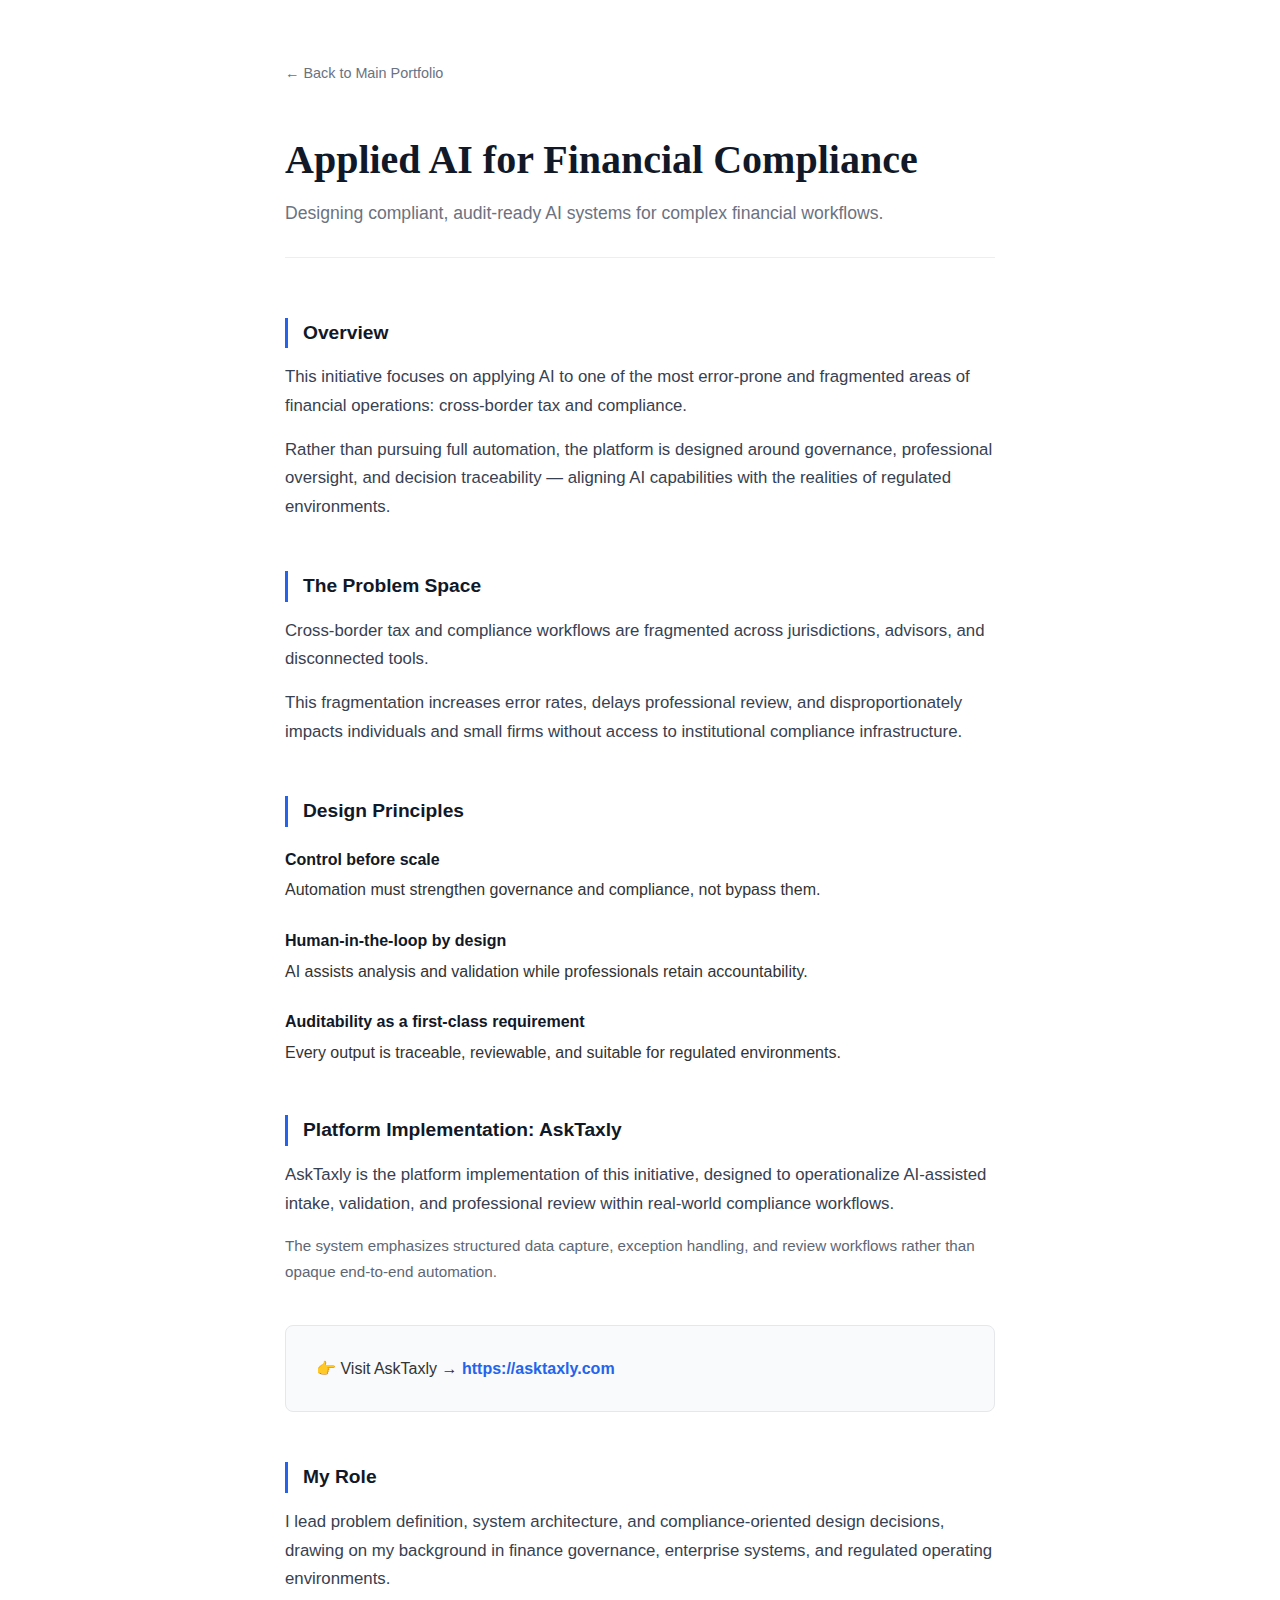
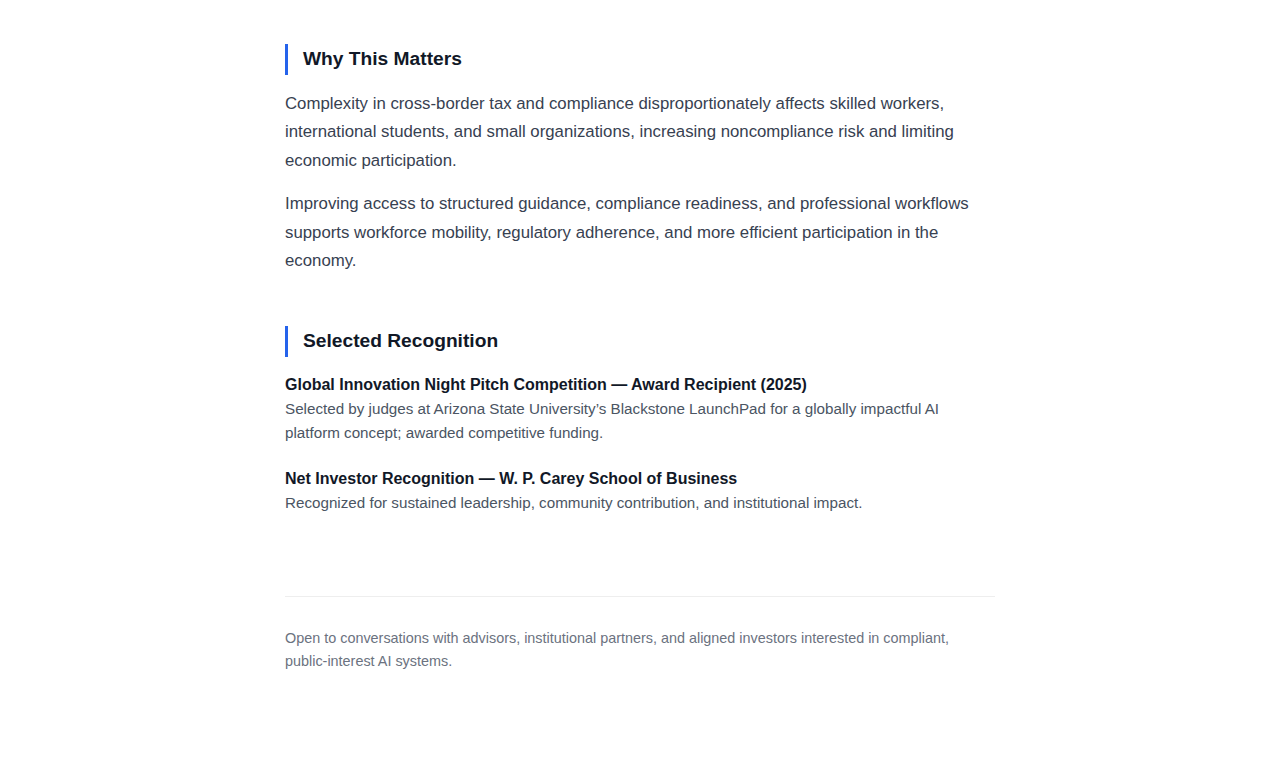
<file: venture.html>
<!DOCTYPE html>
<html lang="en">
<head>
    <meta charset="UTF-8">
    <meta name="viewport" content="width=device-width, initial-scale=1.0">
    <title>Applied AI Strategy | Edith Wang</title>
    <link rel="stylesheet" href="style.css">
    <link rel="stylesheet" href="https://cdnjs.cloudflare.com/ajax/libs/font-awesome/6.0.0/css/all.min.css">
    
    <style>
        /* Specific Styles for the Detail Page (Internal CSS for simplicity) */
        body { background-color: #fff; color: #333; }
        
        .page-container {
            max-width: 750px; /* Reading width */
            margin: 0 auto;
            padding: 60px 20px 100px;
        }

        .back-nav {
            margin-bottom: 50px;
        }
        .back-nav a {
            text-decoration: none;
            color: #6b7280;
            font-size: 0.9rem;
            transition: color 0.2s;
        }
        .back-nav a:hover { color: #111827; }

        .doc-header { margin-bottom: 60px; border-bottom: 1px solid #eee; padding-bottom: 30px; }
        .doc-title { font-family: 'Playfair Display', serif; font-size: 2.5rem; color: #111827; margin-bottom: 15px; line-height: 1.2; }
        .doc-subtitle { font-size: 1.1rem; color: #6b7280; font-weight: 400; }

        .content-block { margin-bottom: 50px; }
        .block-title { font-size: 1.2rem; font-weight: 700; color: #111827; margin-bottom: 15px; border-left: 3px solid #2563eb; padding-left: 15px; }
        .block-text { font-size: 1.05rem; line-height: 1.7; color: #374151; margin-bottom: 15px; }
        
        .principles-list { list-style: none; padding: 0; margin-top: 20px; }
        .principles-list li { margin-bottom: 25px; }
        .principle-head { font-weight: 700; display: block; color: #111827; margin-bottom: 5px; }

        .cta-box { background: #f8fafc; border: 1px solid #e5e7eb; padding: 30px; border-radius: 8px; margin-top: 40px; }
        .cta-link { color: #2563eb; font-weight: 600; text-decoration: none; }
        .cta-link:hover { text-decoration: underline; }

        .award-item { margin-bottom: 20px; }
        .award-title { font-weight: 600; color: #111827; }
        .award-desc { font-size: 0.95rem; color: #4b5563; }

        .footer-note { font-size: 0.9rem; color: #6b7280; margin-top: 80px; border-top: 1px solid #eee; padding-top: 30px; }
    </style>
</head>
<body>

    <div class="page-container">
        <div class="back-nav">
            <a href="index.html">&larr; Back to Main Portfolio</a>
        </div>

        <header class="doc-header">
            <h1 class="doc-title">Applied AI for Financial Compliance</h1>
            <p class="doc-subtitle">Designing compliant, audit-ready AI systems for complex financial workflows.</p>
        </header>

        <div class="content-block">
            <h2 class="block-title">Overview</h2>
            <p class="block-text">
                This initiative focuses on applying AI to one of the most error-prone and fragmented areas of financial operations: cross-border tax and compliance.
            </p>
            <p class="block-text">
                Rather than pursuing full automation, the platform is designed around governance, professional oversight, and decision traceability — aligning AI capabilities with the realities of regulated environments.
            </p>
        </div>

        <div class="content-block">
            <h2 class="block-title">The Problem Space</h2>
            <p class="block-text">
                Cross-border tax and compliance workflows are fragmented across jurisdictions, advisors, and disconnected tools.
            </p>
            <p class="block-text">
                This fragmentation increases error rates, delays professional review, and disproportionately impacts individuals and small firms without access to institutional compliance infrastructure.
            </p>
        </div>

        <div class="content-block">
            <h2 class="block-title">Design Principles</h2>
            <ul class="principles-list">
                <li>
                    <span class="principle-head">Control before scale</span>
                    Automation must strengthen governance and compliance, not bypass them.
                </li>
                <li>
                    <span class="principle-head">Human-in-the-loop by design</span>
                    AI assists analysis and validation while professionals retain accountability.
                </li>
                <li>
                    <span class="principle-head">Auditability as a first-class requirement</span>
                    Every output is traceable, reviewable, and suitable for regulated environments.
                </li>
            </ul>
        </div>

        <div class="content-block">
            <h2 class="block-title">Platform Implementation: AskTaxly</h2>
            <p class="block-text">
                AskTaxly is the platform implementation of this initiative, designed to operationalize AI-assisted intake, validation, and professional review within real-world compliance workflows.
            </p>
            <p class="block-text" style="font-size: 0.95rem; opacity: 0.8;">
                The system emphasizes structured data capture, exception handling, and review workflows rather than opaque end-to-end automation.
            </p>
            
            <div class="cta-box">
                👉 Visit AskTaxly &rarr; <a href="https://asktaxly.com" target="_blank" class="cta-link">https://asktaxly.com</a>
            </div>
        </div>

        <div class="content-block">
            <h2 class="block-title">My Role</h2>
            <p class="block-text">
                I lead problem definition, system architecture, and compliance-oriented design decisions, drawing on my background in finance governance, enterprise systems, and regulated operating environments.
            </p>
        </div>

        <div class="content-block">
            <h2 class="block-title">Why This Matters</h2>
            <p class="block-text">
                Complexity in cross-border tax and compliance disproportionately affects skilled workers, international students, and small organizations, increasing noncompliance risk and limiting economic participation.
            </p>
            <p class="block-text">
                Improving access to structured guidance, compliance readiness, and professional workflows supports workforce mobility, regulatory adherence, and more efficient participation in the economy.
            </p>
        </div>

        <div class="content-block">
            <h2 class="block-title">Selected Recognition</h2>
            
            <div class="award-item">
                <div class="award-title">Global Innovation Night Pitch Competition — Award Recipient (2025)</div>
                <div class="award-desc">Selected by judges at Arizona State University’s Blackstone LaunchPad for a globally impactful AI platform concept; awarded competitive funding.</div>
            </div>

            <div class="award-item">
                <div class="award-title">Net Investor Recognition — W. P. Carey School of Business</div>
                <div class="award-desc">Recognized for sustained leadership, community contribution, and institutional impact.</div>
            </div>
        </div>

        <div class="footer-note">
            Open to conversations with advisors, institutional partners, and aligned investors interested in compliant, public-interest AI systems.
        </div>

    </div>

</body>
</html>
</file>
<file: style.css>
/* --- 基础设置 --- */
:root {
    --bg-body: #FAFAFA;
    --text-main: #1F2937;
    --text-muted: #6B7280;
    --text-accent: #2563EB; /* Tech Blue */
    --gold: #D97706; /* Finance Gold */
    --font-heading: 'Playfair Display', serif; /* 干净的高级字体 */
    --font-body: 'Inter', sans-serif;
    --container: 1150px;
}

* { margin: 0; padding: 0; box-sizing: border-box; }
html { scroll-behavior: smooth; }
body { background: var(--bg-body); color: var(--text-main); font-family: var(--font-body); line-height: 1.6; }

/* Fix: Prevents menu from covering titles */
section {
    scroll-margin-top: 120px; 
}

@media (max-width: 768px) {
    section {
        scroll-margin-top: 90px;
    }
}

.main-container { max-width: var(--container); margin: 0 auto; padding: 0 25px; }
.section-padding { padding: 80px 0; }
.bg-light { background: white; }
.bg-dark { background: #111827; }
.text-white { color: white; }
.text-center { text-align: center; }

/* Navigation */
nav { background: rgba(255,255,255,0.95); position: sticky; top: 0; z-index: 1000; border-bottom: 1px solid #eee; padding: 15px 0; }
.nav-container { display: flex; justify-content: space-between; align-items: center; max-width: var(--container); margin: 0 auto; padding: 0 25px; }
.logo { font-weight: 700; font-size: 1.1rem; letter-spacing: -0.5px; }
.cpa-badge { background: black; color: white; font-size: 0.7rem; padding: 2px 6px; border-radius: 4px; margin-left: 6px; }
.nav-links a { text-decoration: none; color: var(--text-muted); margin-left: 20px; font-size: 0.9rem; font-weight: 500; }
.btn-nav { background: var(--text-main); color: white; border: none; padding: 8px 16px; border-radius: 20px; margin-left: 20px; cursor: pointer; font-size: 0.85rem; }

/* =========================================
   HERO SECTION (Compact & Dynamic)
   ========================================= */
.hero-section {
    height: 100vh;          /* Full Viewport Height */
    min-height: 600px;      
    display: flex;
    align-items: center;    
    padding-top: 60px;      
    background: #fff;
    overflow: hidden;       
}

.hero-grid {
    display: flex;
    align-items: center;    
    justify-content: space-between;
    width: 100%;
    max-width: 1200px;
    margin: 0 auto;
    padding: 0 30px;        
}

/* Left Text Area */
.hero-text {
    flex: 1.3;              
    padding-right: 20px;
}

.hero-text h1 {
    font-family: 'Playfair Display', serif;
    font-size: clamp(2rem, 3.5vw, 3.5rem); 
    line-height: 1.1;
    color: #111827;
    margin-bottom: 20px;
}

.status-pill { background: #EFF6FF; color: var(--text-accent); display: inline-block; padding: 5px 12px; border-radius: 20px; font-size: 0.8rem; font-weight: 600; margin-bottom: 20px; }
.dot { width: 8px; height: 8px; background: var(--text-accent); border-radius: 50%; display: inline-block; margin-right: 5px; }
.accent-text { color: var(--text-accent); }

.hero-bio {
    font-size: 1rem;       
    line-height: 1.6;
    color: #4b5563;
    margin-bottom: 25px;
    max-width: 600px;
}

/* Buttons */
.hero-buttons {
    display: flex;
    align-items: center;
    gap: 15px;             
    flex-wrap: nowrap;     
    width: 100%;
}

.btn-primary {
    background: var(--text-accent);
    color: white;
    font-size: 0.85rem !important; 
    padding: 10px 20px;
    border-radius: 50px;
    text-decoration: none;
    font-weight: 600;
    white-space: nowrap;   
    transition: background 0.3s;
}
.btn-primary:hover { background: #1D4ED8; }

.btn-text {
    color: var(--text-main);
    font-size: 0.85rem !important;
    text-decoration: none;
    font-weight: 600;
    white-space: nowrap;   
    border-bottom: 1px solid transparent;
    transition: border-bottom 0.3s;
}
.btn-text:hover { border-bottom: 1px solid #111827; }

/* Right Image Area */
.hero-image-wrapper {
    flex: 0.7;             
    display: flex;
    justify-content: flex-end; 
}

.hero-img {
    width: 100%;
    max-width: 380px;      
    border-radius: 16px;
    box-shadow: 15px 15px 0px #eff6ff;
    object-fit: cover;
}

/* Cert Bar */
.cert-bar { background: #111827; padding: 20px 0; color: white; }
.cert-list { display: flex; flex-wrap: wrap; gap: 15px; justify-content: center; }
.cert-title { font-size: 0.85rem; text-transform: uppercase; color: #9CA3AF; margin-right: 15px; display: block; width: 100%; margin-bottom: 10px; }
.cert-tag { background: rgba(255,255,255,0.1); padding: 5px 12px; border-radius: 4px; font-size: 0.9rem; display: flex; align-items: center; gap: 8px; }
.highlight-cert { border: 1px solid var(--text-accent); color: #93C5FD; }
.cert-tag.fade { opacity: 0.6; font-style: italic; }

/* Focus / AskTaxly */
.section-header { margin-bottom: 50px; }
.section-header h3 { font-size: 2rem; font-family: var(--font-heading); margin-bottom: 10px; }
.focus-card { background: #EFF6FF; border: 1px solid #BFDBFE; border-radius: 12px; padding: 40px; display: flex; align-items: center; gap: 40px; box-shadow: 0 4px 6px rgba(0,0,0,0.02); }
.focus-content { flex: 2; }
.focus-visual { flex: 1; text-align: center; }
.project-tag-large { background: var(--text-accent); color: white; display: inline-block; padding: 4px 12px; border-radius: 4px; font-size: 0.8rem; font-weight: 600; margin-bottom: 15px; }
.focus-content h4 { font-size: 1.5rem; margin-bottom: 15px; }
.focus-highlights { margin-top: 20px; list-style: none; }
.focus-highlights li { margin-bottom: 8px; font-size: 0.95rem; }
.icon-huge { font-size: 5rem; color: #93C5FD; }

/* =========================================
   APPLIED PROJECTS (Formerly Consulting)
   Fixed to 3 Columns
   ========================================= */

.applied_projects-grid { 
    display: grid; 
    /* FORCE 3 COLUMNS HERE */
    grid-template-columns: repeat(3, 1fr); 
    gap: 25px; 
    margin-top: 40px;
}

.applied_projects-card { 
    background: white; 
    border: 1px solid #E5E7EB; 
    padding: 30px; 
    border-radius: 12px; 
    transition: all 0.3s ease-in-out; 
    overflow: hidden; 
}

.applied_projects-card:hover { 
    transform: translateY(-5px); 
    border-color: var(--text-main); 
    background-color: #fafafa; 
    box-shadow: 0 10px 20px rgba(0,0,0,0.08); 
}

.card-top { display: flex; justify-content: space-between; margin-bottom: 15px; }
.icon-red { font-size: 2rem; color: #DC2626; }
.icon-blue { font-size: 2rem; color: #2563EB; }
.role-badge { font-size: 0.75rem; background: #F3F4F6; padding: 4px 8px; border-radius: 4px; font-weight: 600; color: var(--text-muted); }
.subtitle { font-weight: 600; color: var(--text-main); margin-bottom: 10px; }

/* Hover Reveal Details */
.applied_projects-card .details {
    max-height: 0;
    opacity: 0;
    overflow: hidden;
    margin-top: 0;
    font-size: 0.9rem; 
    color: var(--text-muted); 
    transition: all 0.4s cubic-bezier(0.4, 0, 0.2, 1); 
}

.applied_projects-card:hover .details {
    max-height: 300px;
    opacity: 1;
    margin-top: 15px;
}

/* Timeline (Rich) */
.timeline-wrapper { max-width: 850px; margin: 0 auto; }
.timeline-row { display: grid; grid-template-columns: 130px 1fr; gap: 30px; margin-bottom: 40px; }
.timeline-time { text-align: right; border-right: 2px solid #E5E7EB; padding-right: 30px; }
.year { font-weight: 700; display: block; }
.tags-row { display: flex; gap: 8px; flex-wrap: wrap; margin-bottom: 10px; }
.tag { font-size: 0.7rem; font-weight: 700; text-transform: uppercase; padding: 3px 8px; border-radius: 4px; }
.tag-fintech { background: #DBEAFE; color: #1E40AF; }
.tag-ent { background: #D1FAE5; color: #065F46; }
.tag-vol { background: #EDE9FE; color: #5B21B6; }
.tag-strategy { background: #e0e7ff; color: #92400E; }
.tag-corp { background: #e5e7eb;color: #1f2937; }
.tag-foundation { background: #f1f5f9; color: #334155; }
.timeline-content h4 { font-size: 1.1rem; margin-bottom: 5px; }
.company { color: var(--text-muted); font-size: 0.9rem; margin-bottom: 10px; font-style: italic; }

/* Connect Buttons */
.connect-title { font-family: var(--font-heading); font-size: 2.5rem; margin-bottom: 15px; }
.connect-text { color: #9CA3AF; max-width: 600px; margin: 0 auto 40px; font-size: 1.1rem; }
.connect-actions { display: flex; gap: 20px; justify-content: center; flex-wrap: wrap; }
.btn-calendly { background: var(--text-accent); color: white; padding: 15px 30px; border-radius: 50px; text-decoration: none; font-weight: 600; display: flex; align-items: center; gap: 10px; transition: transform 0.2s; }
.btn-calendly:hover { transform: scale(1.05); }
.btn-linkedin-large { background: transparent; border: 2px solid white; color: white; padding: 15px 30px; border-radius: 50px; text-decoration: none; font-weight: 600; display: flex; align-items: center; gap: 10px; transition: background 0.2s; }
.btn-linkedin-large:hover { background: white; color: #111827; }

/* Footer */
footer { text-align: center; padding: 40px 0; color: var(--text-muted); font-size: 0.9rem; border-top: 1px solid #E5E7EB; }

/* AI CHATBOT */
.floating-ai {
    position: fixed; bottom: 30px; right: 30px; width: 60px; height: 60px;
    background: #2563eb; color: white; border-radius: 50%;
    display: flex; justify-content: center; align-items: center; font-size: 24px;
    cursor: pointer; box-shadow: 0 4px 15px rgba(37, 99, 235, 0.4); transition: transform 0.3s ease; z-index: 9999;
}
.floating-ai:hover { transform: scale(1.1); }
.tooltip { display: none; }

.chat-window {
    position: fixed; bottom: 100px; right: 30px; width: 340px; height: 480px;
    background: white; border-radius: 16px; box-shadow: 0 5px 30px rgba(0,0,0,0.2);
    display: flex; flex-direction: column; overflow: hidden; z-index: 9999;
    transform: scale(0); transform-origin: bottom right; transition: transform 0.3s cubic-bezier(0.18, 0.89, 0.32, 1.28);
    opacity: 0; pointer-events: none;
}
.chat-window.active { transform: scale(1); opacity: 1; pointer-events: all; }

.chat-header { background: linear-gradient(135deg, #2563eb, #1d4ed8); padding: 15px; color: white; display: flex; justify-content: space-between; align-items: center; font-weight: 600; }
.chat-close { background: none; border: none; color: white; font-size: 20px; cursor: pointer; }
.chat-body { flex: 1; padding: 15px; overflow-y: auto; background: #f8f9fa; display: flex; flex-direction: column; gap: 10px; }
.message { max-width: 80%; padding: 10px 14px; border-radius: 12px; font-size: 0.9rem; line-height: 1.4; }
.bot-message { background: white; border: 1px solid #e5e7eb; color: #333; align-self: flex-start; border-bottom-left-radius: 2px; }
.user-message { background: #2563eb; color: white; align-self: flex-end; border-bottom-right-radius: 2px; }
.chat-input-area { padding: 10px; background: white; border-top: 1px solid #eee; }
.quick-replies { display: flex; gap: 8px; margin-bottom: 10px; overflow-x: auto; padding-bottom: 2px; }
.quick-replies button { background: #eff6ff; border: 1px solid #bfdbfe; color: #1d4ed8; padding: 6px 12px; border-radius: 15px; font-size: 11px; cursor: pointer; white-space: nowrap; transition: background 0.2s; }
.quick-replies button:hover { background: #2563eb; color: white; }

/* Reveal Animation */
.reveal { opacity: 0; transform: translateY(30px); transition: all 0.8s ease; }
.reveal.active { opacity: 1; transform: translateY(0); }

/* Proven Impact Section */
.impact-grid {
    display: grid;
    grid-template-columns: repeat(auto-fit, minmax(220px, 1fr)); 
    gap: 40px;
    text-align: center;
    border-top: 1px solid #E5E7EB;
    padding-top: 60px;
}
.impact-item { padding: 10px; cursor: default; position: relative; }
.impact-number { font-family: var(--font-heading); font-size: 3.5rem; color: var(--text-accent); line-height: 1; margin-bottom: 15px; }
.impact-label { font-size: 1.1rem; font-weight: 700; color: var(--text-main); margin-bottom: 10px; }
.impact-details { font-size: 0.95rem; color: var(--text-muted); opacity: 0; transform: translateY(10px); transition: all 0.3s ease-in-out; max-width: 250px; margin: 0 auto; }
.impact-item:hover .impact-details { opacity: 1; transform: translateY(0); }
.impact-item:hover .impact-number { transform: translateY(-5px); transition: transform 0.3s ease; }

/* View All Insights Button */
.view-all-wrapper { margin-top: 50px; text-align: center; }
.btn-outline { display: inline-block; border: 2px solid var(--text-main); color: var(--text-main); padding: 12px 30px; border-radius: 50px; text-decoration: none; font-weight: 600; transition: all 0.2s ease; }
.btn-outline:hover { background: var(--text-main); color: white; transform: translateY(-2px); }

/* EXECUTIVE SNAPSHOT SECTION */
.executive-snapshot { padding: 80px 20px; background-color: #fff; }
.snapshot-title { text-align: center; font-family: 'Playfair Display', serif; font-size: 1.8rem; color: #111827; margin-bottom: 80px; font-weight: 600; letter-spacing: -0.5px; }
.snapshot-grid { display: grid; grid-template-columns: repeat(3, 1fr); gap: 30px; max-width: 1100px; margin: 0 auto; }
.snapshot-card { background-color: #f9fafb; border: 1px solid #e5e7eb; border-radius: 12px; padding: 35px 30px; transition: all 0.3s ease; }
.snapshot-card:hover { border-color: #d1d5db; }
.snapshot-card h3 { font-family: 'Inter', sans-serif; font-size: 1.1rem; font-weight: 600; color: #111827; margin-bottom: 15px; letter-spacing: -0.01em; }
.snapshot-card p { font-family: 'Inter', sans-serif; font-size: 0.95rem; line-height: 1.6; color: #4b5563; margin: 0; }
.snapshot-footer { text-align: center; margin-top: 50px; font-size: 0.85rem; color: #9ca3af; font-weight: 500; letter-spacing: 0.02em; }

/* VENTURE SUMMARY */
.venture-summary { min-height: 90vh; display: flex; align-items: center; padding: 40px 20px; background-color: #f3f4f6; }
.venture-card { max-width: 900px; width: 100%; margin: 0 auto; background: #ffffff; padding: 40px 50px; border-radius: 20px; box-shadow: 0 20px 40px -10px rgba(0, 0, 0, 0.08); border: 1px solid rgba(255, 255, 255, 0.5); position: relative; overflow: hidden; }
.venture-card::before { content: ''; position: absolute; top: 0; left: 0; width: 100%; height: 5px; background: linear-gradient(90deg, #2563eb, #60a5fa); }
.award-header { display: flex; align-items: center; gap: 10px; margin-bottom: 20px; }
.award-pill { background: #eff6ff; color: #2563eb; font-size: 0.7rem; font-weight: 700; text-transform: uppercase; padding: 5px 10px; border-radius: 50px; border: 1px solid #dbeafe; }
.section-title { font-family: 'Playfair Display', serif; font-size: clamp(1.8rem, 2.5vw, 2.4rem); color: #111827; margin-bottom: 20px; line-height: 1.1; }
.summary-body p { font-size: 1rem; line-height: 1.6; color: #4b5563; margin-bottom: 15px; max-width: 750px; }
.lead-text { color: #111827 !important; font-weight: 500; }
.feature-grid { margin: 25px 0; display: flex; flex-direction: column; gap: 10px; }
.feature-item { display: flex; align-items: center; gap: 12px; background: #f9fafb; padding: 10px 18px; border-radius: 10px; border: 1px solid #f3f4f6; transition: all 0.2s; }
.feature-item:hover { border-color: #e5e7eb; background: #fff; box-shadow: 0 4px 6px -1px rgba(0, 0, 0, 0.05); }
.check-icon { width: 20px; height: 20px; background: #dbeafe; color: #2563eb; border-radius: 50%; display: flex; align-items: center; justify-content: center; font-size: 0.7rem; flex-shrink: 0; }
.feature-item span { font-weight: 500; color: #374151; font-size: 0.95rem; }
.venture-status { font-size: 0.85rem; color: #6b7280; margin-top: -10px; margin-bottom: 20px; font-family: 'Inter', sans-serif; }
.status-label { font-weight: 700; color: #374151; text-transform: uppercase; font-size: 0.7rem; letter-spacing: 0.5px; margin-right: 6px; }
.divider { border: 0; height: 1px; background: #e5e7eb; margin: 25px 0; }
.summary-actions { display: flex; justify-content: space-between; align-items: center; flex-wrap: wrap; gap: 15px; }
.platform-group { display: flex; align-items: center; gap: 8px; }
.link-brand { color: #2563eb; font-weight: 700; text-decoration: none; font-size: 1rem; }
.btn-strategy { padding: 10px 24px; background-color: #111827; color: #fff; text-decoration: none; border-radius: 50px; font-weight: 500; font-size: 0.9rem; transition: all 0.2s; }
.btn-strategy:hover { background-color: #374151; transform: translateY(-1px); }
.summary-footer { margin-top: 20px; font-size: 0.8rem; color: #9ca3af; text-align: center; }

/* Laptop Mode Fix */
@media (max-height: 800px) {
    .venture-summary { padding: 20px 10px; }
    .venture-card { padding: 25px 35px; }
    .section-title { font-size: 1.8rem; margin-bottom: 12px; }
    .summary-body p { font-size: 0.95rem; margin-bottom: 10px; line-height: 1.5; }
    .feature-grid, .divider { margin: 15px 0; }
    .feature-item { padding: 8px 15px; }
    .summary-footer { display: none; }
}

/* Mobile Adjustments */
@media (max-width: 968px) {
    .hero-section { height: auto; padding-top: 100px; padding-bottom: 50px; }
    .hero-grid { flex-direction: column-reverse; text-align: center; gap: 30px; }
    .hero-text { flex: 1; padding-right: 0; }
    .hero-image-wrapper { justify-content: center; flex: 1; }
    .hero-img { max-width: 300px; }
    .hero-buttons { justify-content: center; flex-wrap: wrap; gap: 10px; }
    .btn-primary, .btn-text { width: 100%; justify-content: center; display: flex; }
    .applied_projects-grid { grid-template-columns: 1fr; }
}

@media (max-width: 768px) {
    .hero-grid, .focus-card, .timeline-row { grid-template-columns: 1fr; }
    .focus-visual { display: none; }
    .timeline-time { text-align: left; border-right: none; border-left: 2px solid #eee; padding-left: 20px; }
    .chat-window { width: 90%; right: 5%; }
    .impact-grid { grid-template-columns: 1fr; gap: 50px; }
    .impact-details { opacity: 1; transform: translateY(0); }
    .venture-card { padding: 30px 20px; }
    .summary-actions { flex-direction: column; align-items: flex-start; }
    .btn-strategy { width: 100%; text-align: center; }
    .snapshot-grid { grid-template-columns: 1fr; gap: 20px; }
    .executive-snapshot { padding: 60px 20px; }
}

/* =========================================
   DARK MODE (COMPLETE)
   ========================================= */
body.dark-mode { background-color: #111827; color: #f3f4f6; }
body.dark-mode nav { background-color: #111827; box-shadow: 0 2px 10px rgba(255,255,255,0.05); }
body.dark-mode .nav-item { color: #e0e0e0; }
body.dark-mode .nav-item:hover { color: #64ffda; }
body.dark-mode .bg-light { background-color: #181818 !important; }

/* Dark Mode - Chatbot */
body.dark-mode .chat-window { background: #1e1e1e; border: 1px solid #444; }
body.dark-mode .chat-body { background: #121212; }
body.dark-mode .bot-message { background: #2d2d2d; border-color: #444; color: #e0e0e0; }
body.dark-mode .chat-input-area { background: #1e1e1e; border-top-color: #333; }

/* Dark Mode - Sections */
body.dark-mode section,
body.dark-mode .hero-section,
body.dark-mode .executive-snapshot,
body.dark-mode .main-container { background-color: #111827 !important; color: #f3f4f6; }

/* Dark Mode - Text & Titles */
body.dark-mode .hero-title, 
body.dark-mode .hero-subtitle, 
body.dark-mode .hero-description,
body.dark-mode h1,
body.dark-mode .section-title,
body.dark-mode .snapshot-title,
body.dark-mode h2 { color: #ffffff !important; }

/* Dark Mode - Applied Projects Cards */
body.dark-mode .applied_projects-card { background-color: #1e1e1e; box-shadow: 0 5px 15px rgba(0,0,0,0.5); border-color: #333; }
body.dark-mode .applied_projects-card h4 { color: #ffffff; }
body.dark-mode .applied_projects-card .subtitle { color: #a0a0a0; }
body.dark-mode .applied_projects-card .details { color: #cccccc; }

/* Dark Mode - Snapshot & Generic Cards */
body.dark-mode .snapshot-card,
body.dark-mode .card { background-color: #1f2937 !important; border: 1px solid #374151; box-shadow: 0 4px 6px rgba(0,0,0,0.3); }
body.dark-mode .snapshot-card h3, body.dark-mode .snapshot-card h4, body.dark-mode .snapshot-card p, body.dark-mode .snapshot-card li,
body.dark-mode .card h3, body.dark-mode .card p { color: #e5e7eb !important; }

/* Dark Mode - Focus/Venture */
body.dark-mode .focus-card { background-color: #1e1e1e !important; border: 1px solid #333; box-shadow: 0 4px 20px rgba(0,0,0,0.5); }
body.dark-mode .focus-card h4, body.dark-mode .focus-card p, body.dark-mode .focus-card li { color: #e0e0e0 !important; }
body.dark-mode .focus-card strong { color: #ffffff !important; }
body.dark-mode .project-tag-large { border: 1px solid #64ffda; }
body.dark-mode .venture-summary { background-color: #0b0f19; border-top: 1px solid #1f2937; }
body.dark-mode .venture-card { background-color: #1f2937; border-color: #374151; box-shadow: 0 20px 40px -10px rgba(0, 0, 0, 0.6); }
body.dark-mode .feature-item { background-color: #111827; border-color: #374151; }
body.dark-mode .feature-item:hover { background-color: #374151; border-color: #6b7280; }
body.dark-mode .feature-item span { color: #e5e7eb; }
body.dark-mode .check-icon { background-color: #1e3a8a; color: #93c5fd; }
body.dark-mode .award-pill { background-color: #1e3a8a; border-color: #1e40af; color: #bfdbfe; }
body.dark-mode .summary-body p { color: #d1d5db; }
body.dark-mode .btn-strategy { background-color: #f3f4f6; color: #111827; }
body.dark-mode .btn-strategy:hover { background-color: #d1d5db; }
body.dark-mode .venture-status { color: #9ca3af; }
body.dark-mode .status-label { color: #d1d5db; }

/* Dark Mode - Footer & Trust Text */
body.dark-mode .trust-text,
body.dark-mode .snapshot-footer { color: #9ca3af !important; }

/* --- Insights Grid Section --- */
.insights-grid {
    display: grid;
    grid-template-columns: repeat(auto-fit, minmax(300px, 1fr)); /* Creates the 3 columns */
    gap: 2rem;
    margin-top: 2rem;
}

.insight-card {
    background: white;
    padding: 2rem;
    border-radius: 12px;
    border: 1px solid #e2e8f0;
    transition: transform 0.3s ease, box-shadow 0.3s ease;
    display: flex;
    flex-direction: column;
    justify-content: space-between;
}

/* Hover Effect */
.insight-card:hover {
    transform: translateY(-5px);
    box-shadow: 0 10px 20px rgba(0,0,0,0.1);
    border-color: var(--text-accent);
}

.insight-icon {
    font-size: 2rem;
    margin-bottom: 1rem;
    color: var(--text-accent);
}

.insight-card h3 {
    font-size: 1.25rem;
    margin-bottom: 0.5rem;
    color: var(--text-main);
}

.insight-card p {
    font-size: 0.95rem;
    color: var(--text-muted);
    margin-bottom: 1.5rem;
    line-height: 1.5;
}

.read-link {
    font-weight: 600;
    color: var(--text-accent);
    text-decoration: none;
    margin-top: auto; /* Pushes link to bottom */
}

.read-link:hover {
    text-decoration: underline;
}

/* Dark Mode Support for Cards */
body.dark-mode .insight-card {
    background: #1e293b;
    border-color: #334155;
}
body.dark-mode .insight-card h3 {
    color: #f1f5f9;
}
body.dark-mode .insight-card p {
    color: #94a3b8;
}

/* --- ASU Award Boxes (Tight & Clean) --- */
.honor-list {
    margin-top: 12px;
    display: flex;
    flex-direction: column;
    gap: 6px;                  /* Small gap between boxes */
}

.honor-item {
    display: flex;
    align-items: center;
    gap: 10px;
    background: #ffffff;
    border: 1px solid #e2e8f0; /* Subtle border */
    padding: 8px 12px;         /* Comfortable but compact padding */
    border-radius: 6px;        /* Matches the slight curve of your other elements */
    font-size: 0.9rem;
    color: #334155;
    transition: transform 0.2s ease, border-color 0.2s ease;
}

.honor-item:hover {
    transform: translateX(3px);
    border-color: #94a3b8;
    box-shadow: 0 2px 5px rgba(0,0,0,0.05);
}

.honor-icon {
    color: #d97706; /* Gold icon */
    font-size: 0.9rem;
    min-width: 18px; 
    text-align: center;
}

/* --- Credential Bar (Subtle & Professional) --- */
.credentials-section {
    margin-top: 50px;           /* Push it to the bottom */
    padding-top: 20px;
    border-top: 1px solid rgba(255, 255, 255, 0.1); /* Very subtle divider line */
    display: flex;
    flex-direction: column;
    align-items: center;
    gap: 10px;
}

.cred-label {
    font-size: 0.75rem;         /* Small, uppercase label */
    text-transform: uppercase;
    letter-spacing: 1.5px;
    color: #94a3b8;             /* Muted Slate Grey */
    font-weight: 600;
}

.cred-row {
    display: flex;
    flex-wrap: wrap;
    justify-content: center;
    gap: 10px;                  /* Space between badges */
}

.cred-badge {
    font-size: 0.8rem;          /* Smaller, elegant text */
    color: #e2e8f0;             /* Off-white text */
    border: 1px solid #475569;  /* Thin, dark grey border */
    background: transparent;    /* NO background color */
    padding: 4px 12px;
    border-radius: 50px;        /* Pill shape */
    transition: all 0.3s ease;
    display: flex;
    align-items: center;
    gap: 6px;
}

.cred-badge i {
    color: #94a3b8;             /* Muted icon color */
    font-size: 0.8rem;
}

.cred-badge:hover {
    border-color: #94a3b8;      /* Slight glow on hover */
    background: rgba(255,255,255,0.05);
}
</file>
